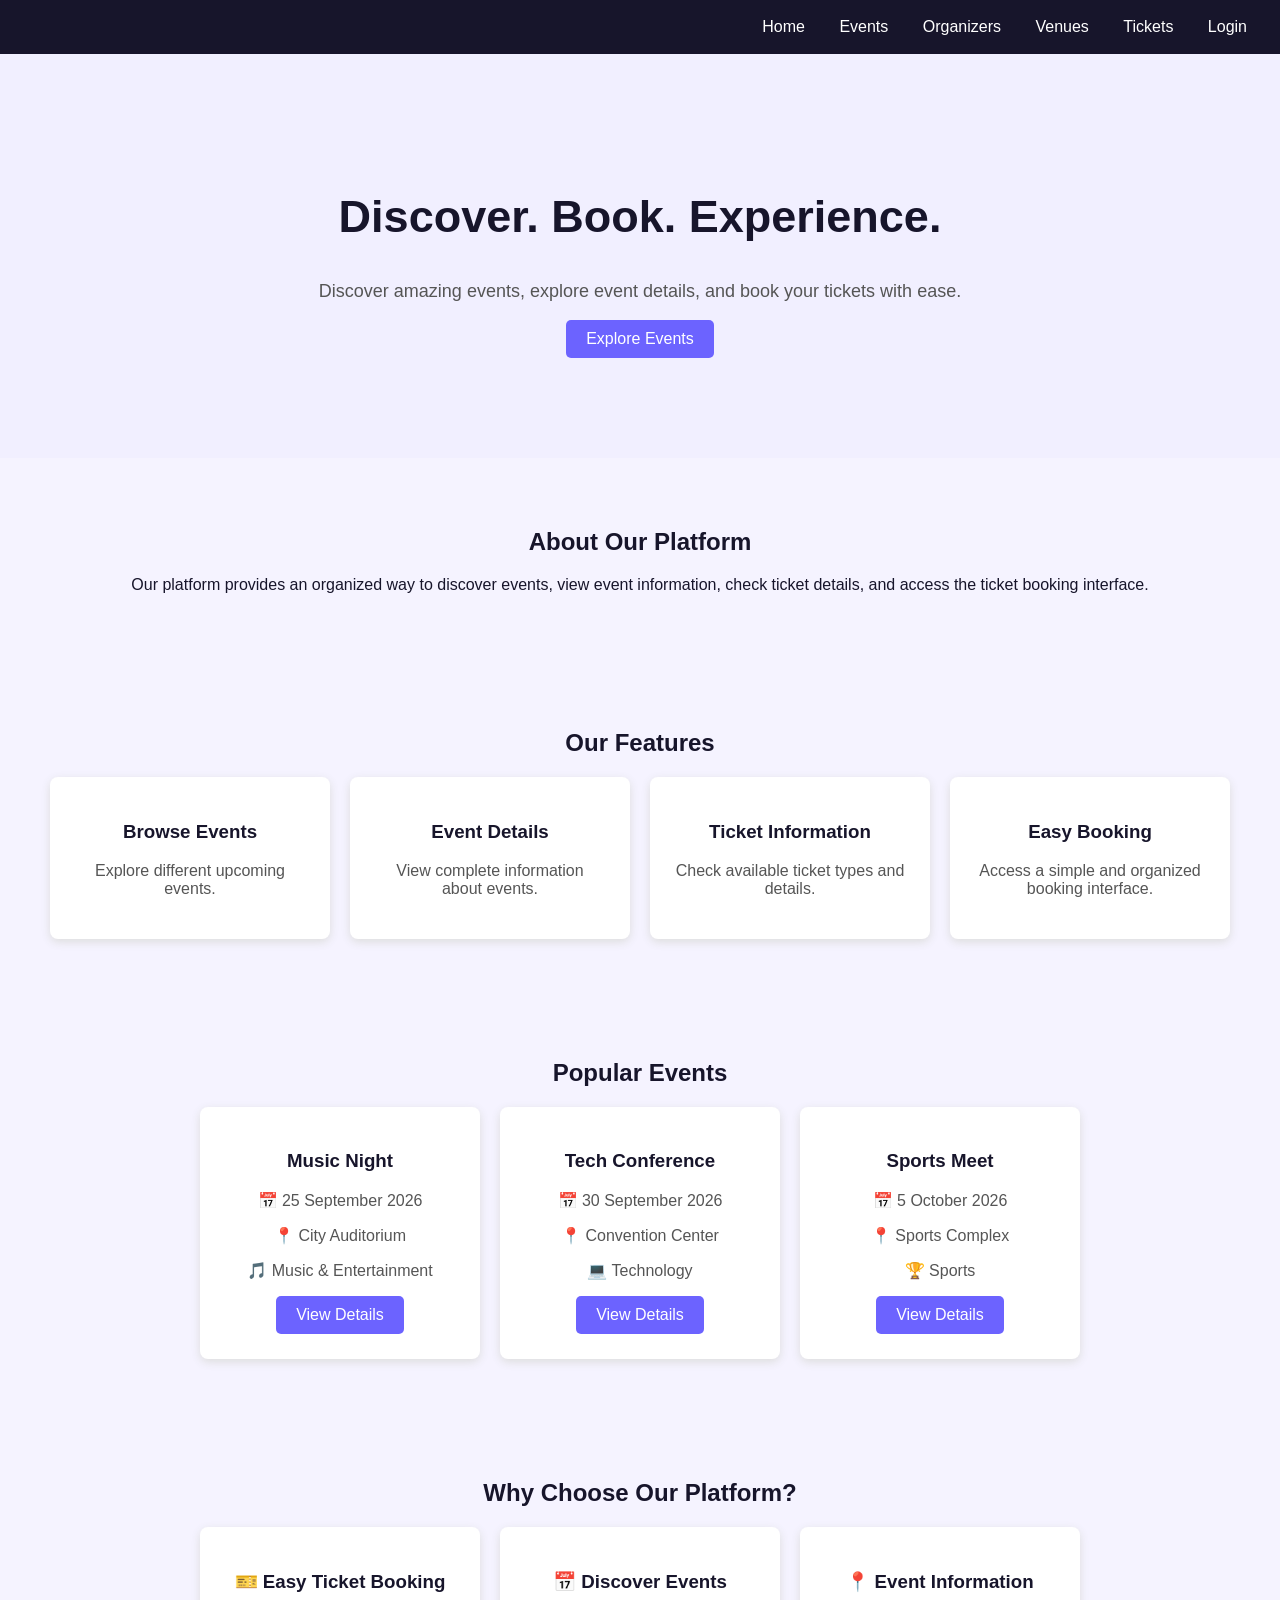
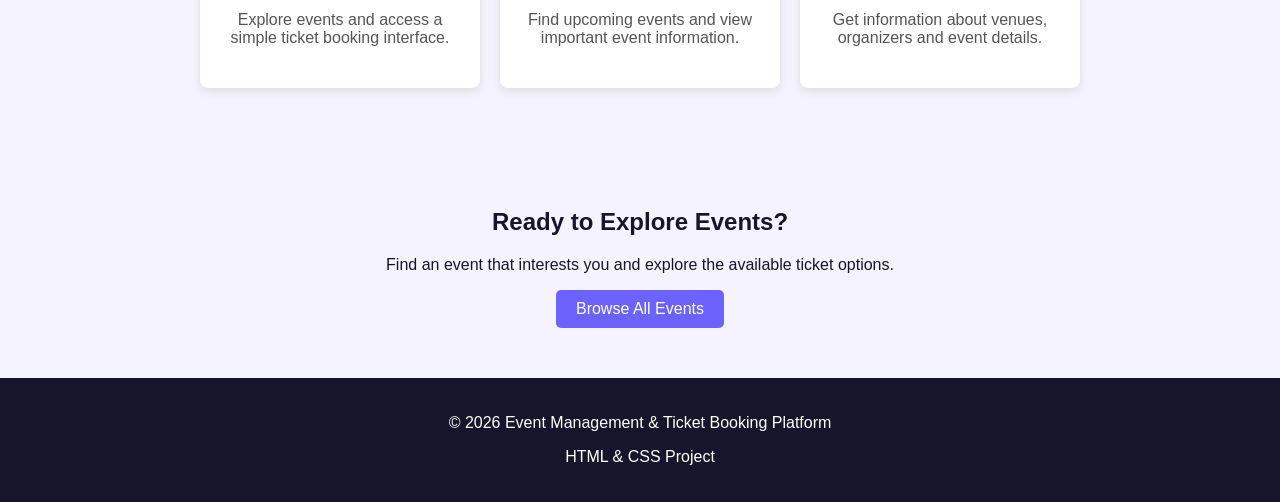
<file: index.html>
<!DOCTYPE html>
<html>
<head>
    <title>Event Management & Ticket Booking</title>

    <link rel="stylesheet" href="css/style.css">
</head>

<body>

    <!-- Navigation Bar -->
    <nav>
        <a href="index.html">Home</a>
        <a href="events.html">Events</a>
        <a href="organizers.html">Organizers</a>
        <a href="venues.html">Venues</a>
        <a href="tickets.html">Tickets</a>
        <a href="auth.html">Login</a>
    </nav>


    <!-- Hero Section -->
    <section class="hero">

        <div class="hero-content">

            <h1>Discover. Book. Experience.</h1>

            <p>
                Discover amazing events, explore event details,
                and book your tickets with ease.
            </p>

            <a href="events.html">Explore Events</a>

        </div>

    </section>


    <!-- About Section -->
    <section class="about">

        <h2>About Our Platform</h2>

        <p>
            Our platform provides an organized way to discover events,
            view event information, check ticket details, and access
            the ticket booking interface.
        </p>

    </section>


    <!-- Features Section -->
    <section class="features">

        <h2>Our Features</h2>

        <div class="feature-list">

            <div class="feature-box">
                <h3>Browse Events</h3>
                <p>Explore different upcoming events.</p>
            </div>

            <div class="feature-box">
                <h3>Event Details</h3>
                <p>View complete information about events.</p>
            </div>

            <div class="feature-box">
                <h3>Ticket Information</h3>
                <p>Check available ticket types and details.</p>
            </div>

            <div class="feature-box">
                <h3>Easy Booking</h3>
                <p>Access a simple and organized booking interface.</p>
            </div>

        </div>

    </section>


    <!-- Popular Events Section -->
    <section class="popular-events">

        <h2>Popular Events</h2>

        <div class="event-container">

            <div class="event-card">
                <h3>Music Night</h3>
                <p>📅 25 September 2026</p>
                <p>📍 City Auditorium</p>
                <p>🎵 Music & Entertainment</p>

                <a href="event-details.html">View Details</a>
            </div>


            <div class="event-card">
                <h3>Tech Conference</h3>
                <p>📅 30 September 2026</p>
                <p>📍 Convention Center</p>
                <p>💻 Technology</p>

                <a href="event-details.html">View Details</a>
            </div>


            <div class="event-card">
                <h3>Sports Meet</h3>
                <p>📅 5 October 2026</p>
                <p>📍 Sports Complex</p>
                <p>🏆 Sports</p>

                <a href="event-details.html">View Details</a>
            </div>

        </div>

    </section>


    <!-- Why Choose Us Section -->
    <section class="why-us">

        <h2>Why Choose Our Platform?</h2>

        <div class="why-container">

            <div class="why-card">
                <h3>🎫 Easy Ticket Booking</h3>

                <p>
                    Explore events and access a simple
                    ticket booking interface.
                </p>
            </div>


            <div class="why-card">
                <h3>📅 Discover Events</h3>

                <p>
                    Find upcoming events and view important
                    event information.
                </p>
            </div>


            <div class="why-card">
                <h3>📍 Event Information</h3>

                <p>
                    Get information about venues, organizers
                    and event details.
                </p>
            </div>

        </div>

    </section>


    <!-- Call To Action -->
    <section class="cta">

        <h2>Ready to Explore Events?</h2>

        <p>
            Find an event that interests you and explore
            the available ticket options.
        </p>

        <a href="events.html">Browse All Events</a>

    </section>


    <!-- Footer -->
    <footer>

        <p>
            © 2026 Event Management & Ticket Booking Platform
        </p>

        <p>
            HTML & CSS Project
        </p>

    </footer>

</body>
</html>
</file>
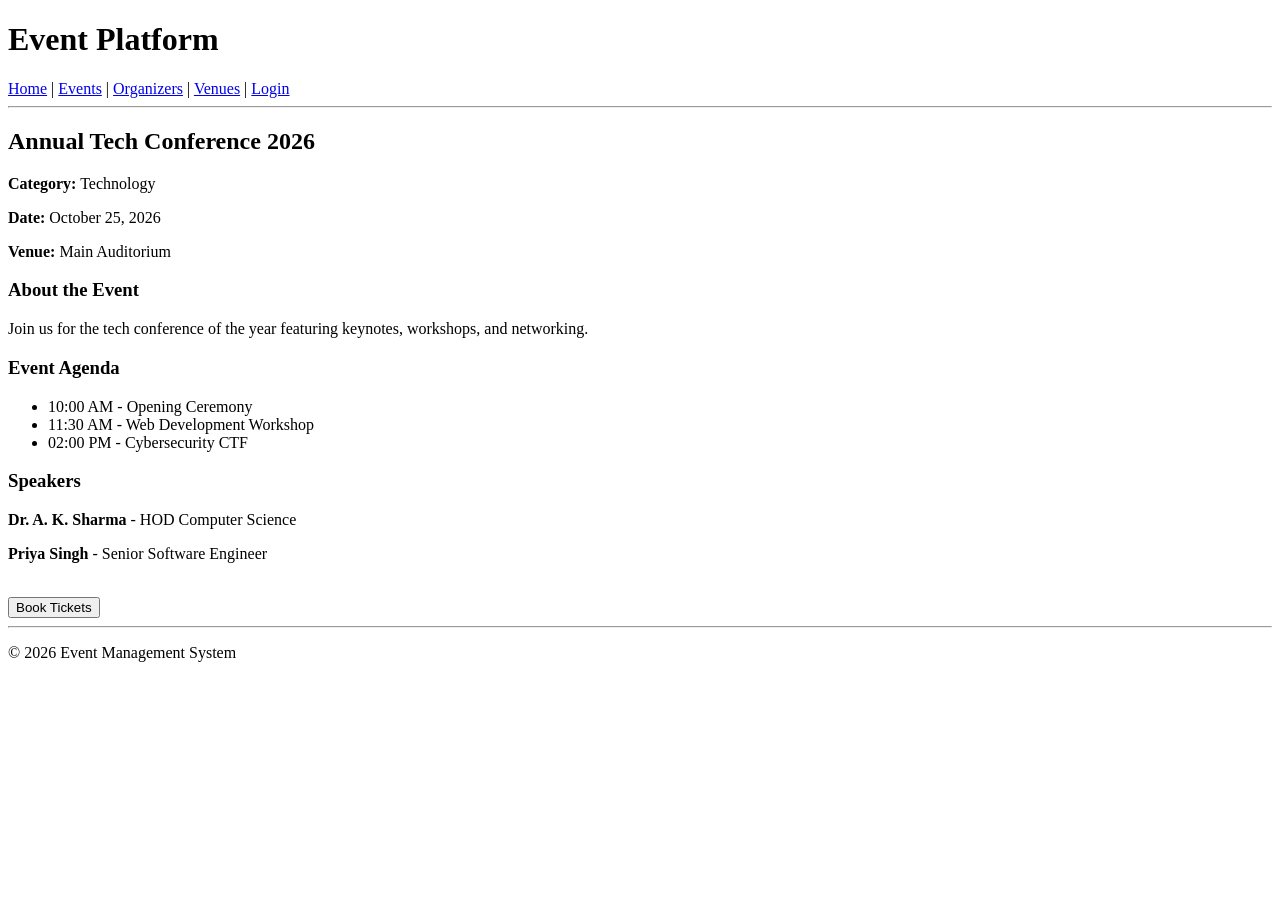
<file: event-details.html>
<!DOCTYPE html>
<html>
<head>
    <title>Event Details</title>
</head>
<body>

    <h1>Event Platform</h1>
    <a href="index.html">Home</a> |
    <a href="events.html">Events</a> |
    <a href="organizers.html">Organizers</a> |
    <a href="venues.html">Venues</a> |
    <a href="auth.html">Login</a>

    <hr>

    <h2>Annual Tech Conference 2026</h2>
    <p><b>Category:</b> Technology</p>
    <p><b>Date:</b> October 25, 2026</p>
    <p><b>Venue:</b> Main Auditorium</p>

    <h3>About the Event</h3>
    <p>Join us for the tech conference of the year featuring keynotes, workshops, and networking.</p>

    <h3>Event Agenda</h3>
    <ul>
        <li>10:00 AM - Opening Ceremony</li>
        <li>11:30 AM - Web Development Workshop</li>
        <li>02:00 PM - Cybersecurity CTF</li>
    </ul>

    <h3>Speakers</h3>
    <p><b>Dr. A. K. Sharma</b> - HOD Computer Science</p>
    <p><b>Priya Singh</b> - Senior Software Engineer</p>

    <br>
    <a href="tickets.html">
        <button>Book Tickets</button>
    </a>

    <hr>
    <p>&copy; 2026 Event Management System</p>

</body>
</html>
</file>
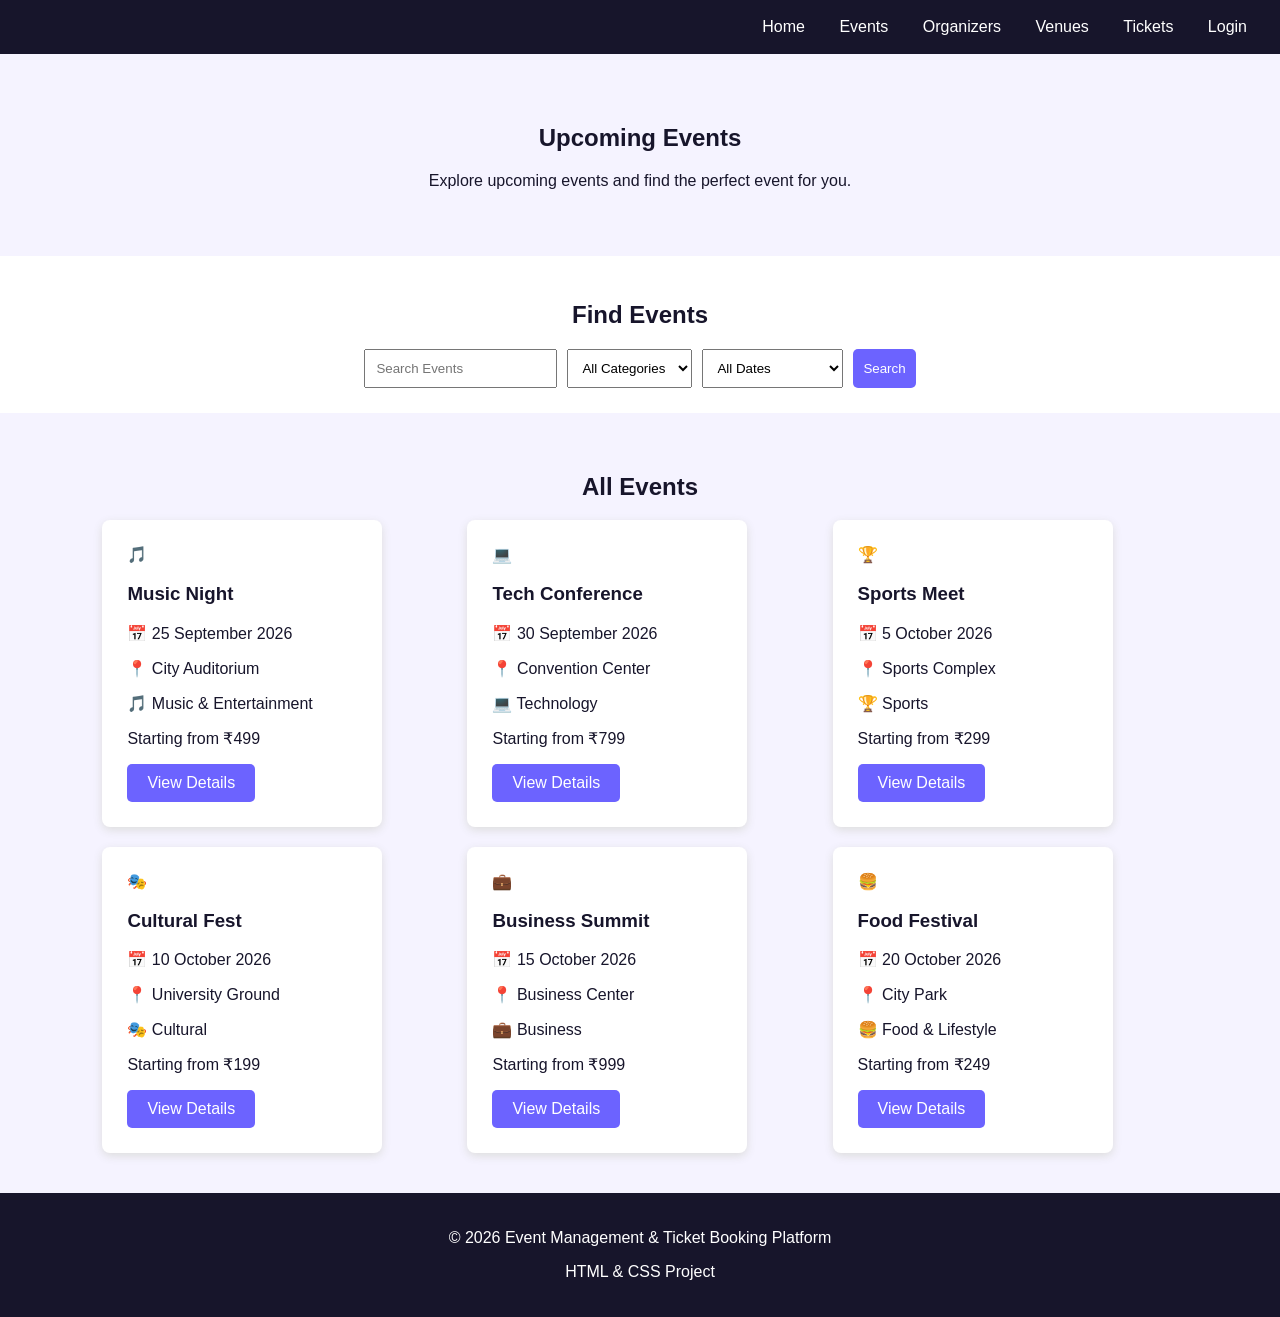
<file: events.html>
<!DOCTYPE html>
<html>
<head>
    <title>Upcoming Events</title>

    <link rel="stylesheet" href="css/style.css">
</head>

<body>

    <!-- Navigation Bar -->
    <nav>
        <a href="index.html">Home</a>
        <a href="events.html">Events</a>
        <a href="organizers.html">Organizers</a>
        <a href="venues.html">Venues</a>
        <a href="tickets.html">Tickets</a>
        <a href="auth.html">Login</a>
    </nav>


    <!-- Events Header -->
    <section class="events-header">

        <h1>Upcoming Events</h1>

        <p>
            Explore upcoming events and find the perfect
            event for you.
        </p>

    </section>


    <!-- Search and Filter Section -->
    <section class="event-filter">

        <h2>Find Events</h2>

        <div class="filter-container">

            <input
                type="text"
                placeholder="Search Events"
            >

            <select>
                <option>All Categories</option>
                <option>Music</option>
                <option>Technology</option>
                <option>Sports</option>
                <option>Cultural</option>
                <option>Business</option>
                <option>Food</option>
            </select>

            <select>
                <option>All Dates</option>
                <option>September 2026</option>
                <option>October 2026</option>
            </select>

            <button>Search</button>

        </div>

    </section>


    <!-- Event Listing -->
    <section class="events-list">

        <h2>All Events</h2>

        <div class="events-grid">


            <!-- Event 1 -->
            <div class="listing-card">

                <div class="event-icon">🎵</div>

                <h3>Music Night</h3>

                <p>📅 25 September 2026</p>

                <p>📍 City Auditorium</p>

                <p>🎵 Music & Entertainment</p>

                <p class="event-price">
                    Starting from ₹499
                </p>

                <a href="event-details.html">
                    View Details
                </a>

            </div>


            <!-- Event 2 -->
            <div class="listing-card">

                <div class="event-icon">💻</div>

                <h3>Tech Conference</h3>

                <p>📅 30 September 2026</p>

                <p>📍 Convention Center</p>

                <p>💻 Technology</p>

                <p class="event-price">
                    Starting from ₹799
                </p>

                <a href="event-details.html">
                    View Details
                </a>

            </div>


            <!-- Event 3 -->
            <div class="listing-card">

                <div class="event-icon">🏆</div>

                <h3>Sports Meet</h3>

                <p>📅 5 October 2026</p>

                <p>📍 Sports Complex</p>

                <p>🏆 Sports</p>

                <p class="event-price">
                    Starting from ₹299
                </p>

                <a href="event-details.html">
                    View Details
                </a>

            </div>


            <!-- Event 4 -->
            <div class="listing-card">

                <div class="event-icon">🎭</div>

                <h3>Cultural Fest</h3>

                <p>📅 10 October 2026</p>

                <p>📍 University Ground</p>

                <p>🎭 Cultural</p>

                <p class="event-price">
                    Starting from ₹199
                </p>

                <a href="event-details.html">
                    View Details
                </a>

            </div>


            <!-- Event 5 -->
            <div class="listing-card">

                <div class="event-icon">💼</div>

                <h3>Business Summit</h3>

                <p>📅 15 October 2026</p>

                <p>📍 Business Center</p>

                <p>💼 Business</p>

                <p class="event-price">
                    Starting from ₹999
                </p>

                <a href="event-details.html">
                    View Details
                </a>

            </div>


            <!-- Event 6 -->
            <div class="listing-card">

                <div class="event-icon">🍔</div>

                <h3>Food Festival</h3>

                <p>📅 20 October 2026</p>

                <p>📍 City Park</p>

                <p>🍔 Food & Lifestyle</p>

                <p class="event-price">
                    Starting from ₹249
                </p>

                <a href="event-details.html">
                    View Details
                </a>

            </div>


        </div>

    </section>


    <!-- Footer -->
    <footer>

        <p>
            © 2026 Event Management & Ticket Booking Platform
        </p>

        <p>
            HTML & CSS Project
        </p>

    </footer>

</body>
</html>
</file>
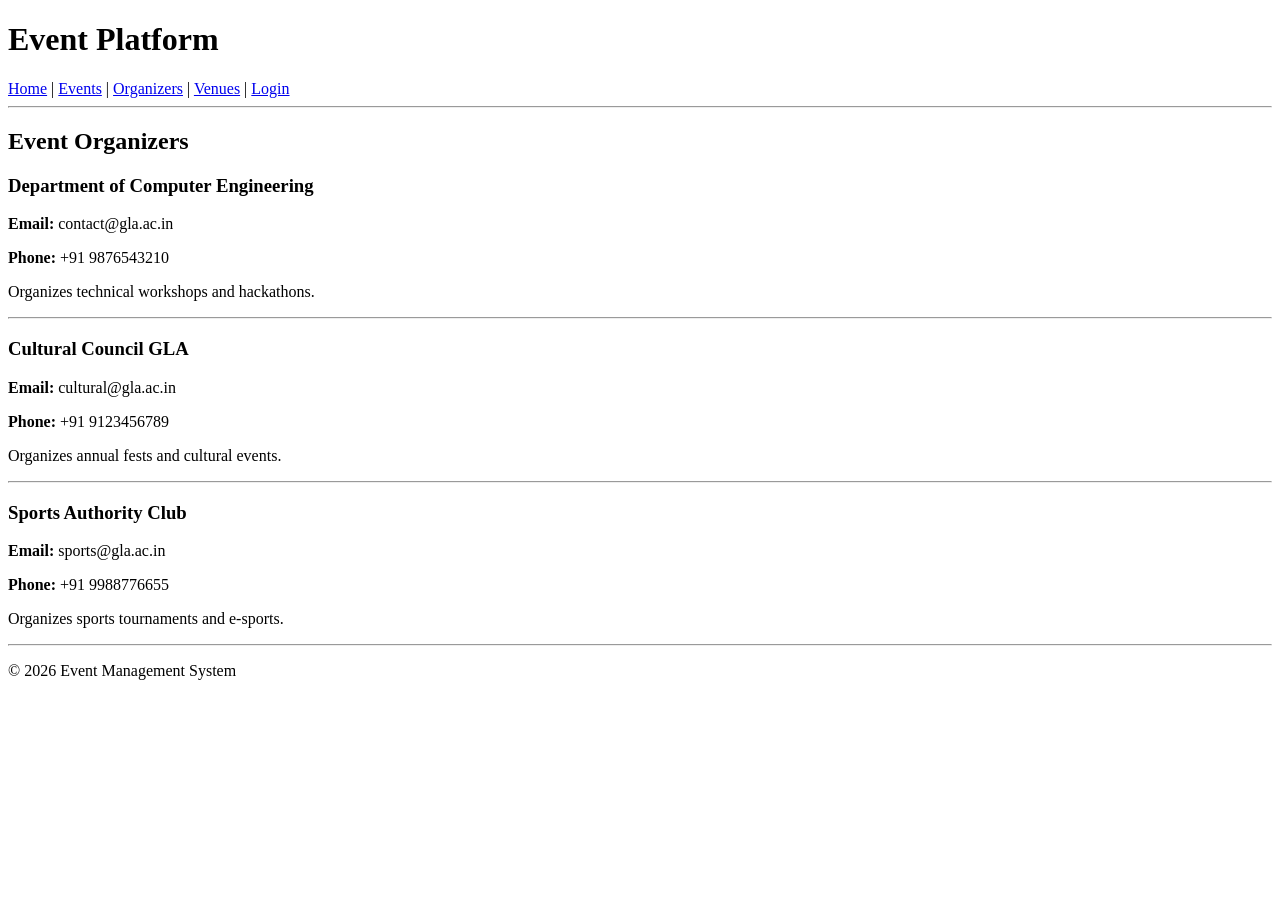
<file: organizers.html>
<!DOCTYPE html>
<html>
<head>
    <title>Organizers</title>
</head>
<body>

    <h1>Event Platform</h1>
    <a href="index.html">Home</a> |
    <a href="events.html">Events</a> |
    <a href="organizers.html">Organizers</a> |
    <a href="venues.html">Venues</a> |
    <a href="auth.html">Login</a>

    <hr>

    <h2>Event Organizers</h2>

    <h3>Department of Computer Engineering</h3>
    <p><b>Email:</b> contact@gla.ac.in</p>
    <p><b>Phone:</b> +91 9876543210</p>
    <p>Organizes technical workshops and hackathons.</p>

    <hr>

    <h3>Cultural Council GLA</h3>
    <p><b>Email:</b> cultural@gla.ac.in</p>
    <p><b>Phone:</b> +91 9123456789</p>
    <p>Organizes annual fests and cultural events.</p>

    <hr>

    <h3>Sports Authority Club</h3>
    <p><b>Email:</b> sports@gla.ac.in</p>
    <p><b>Phone:</b> +91 9988776655</p>
    <p>Organizes sports tournaments and e-sports.</p>

    <hr>
    <p>&copy; 2026 Event Management System</p>

</body>
</html>
</file>
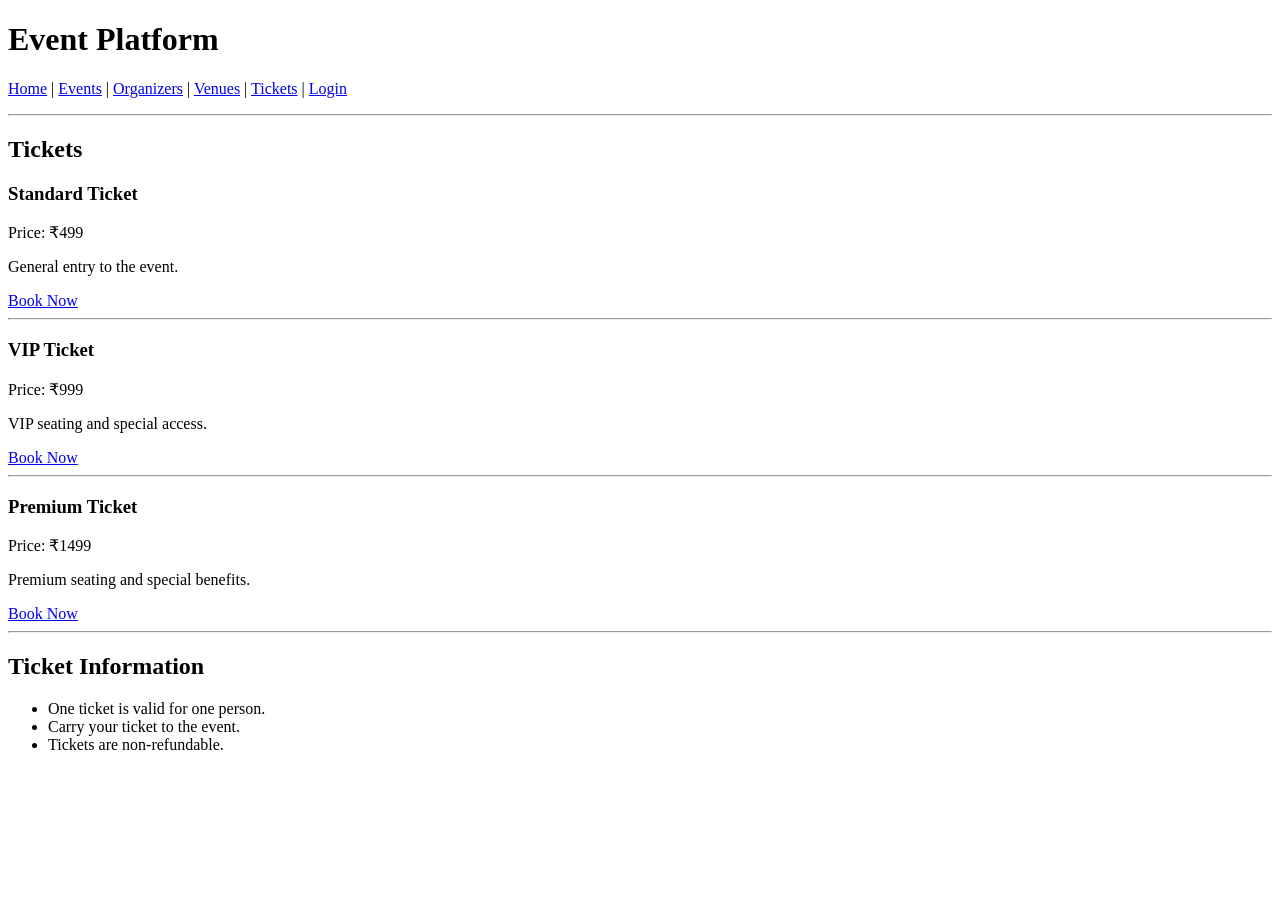
<file: tickets.html>
<!DOCTYPE html>
<html>
<head>
    <title>Tickets</title>
</head>

<body>

<h1>Event Platform</h1>

<p>
    <a href="index.html">Home</a> |
    <a href="events.html">Events</a> |
    <a href="organizers.html">Organizers</a> |
    <a href="venues.html">Venues</a> |
    <a href="ticket.html">Tickets</a> |
    <a href="login.html">Login</a>
</p>

<hr>

<h2>Tickets</h2>

<h3>Standard Ticket</h3>
<p>Price: ₹499</p>
<p>General entry to the event.</p>
<a href="booking.html">Book Now</a>

<hr>

<h3>VIP Ticket</h3>
<p>Price: ₹999</p>
<p>VIP seating and special access.</p>
<a href="booking.html">Book Now</a>

<hr>

<h3>Premium Ticket</h3>
<p>Price: ₹1499</p>
<p>Premium seating and special benefits.</p>
<a href="booking.html">Book Now</a>

<hr>

<h2>Ticket Information</h2>

<ul>
    <li>One ticket is valid for one person.</li>
    <li>Carry your ticket to the event.</li>
    <li>Tickets are non-refundable.</li>
</ul>


</body>
</html>
</file>
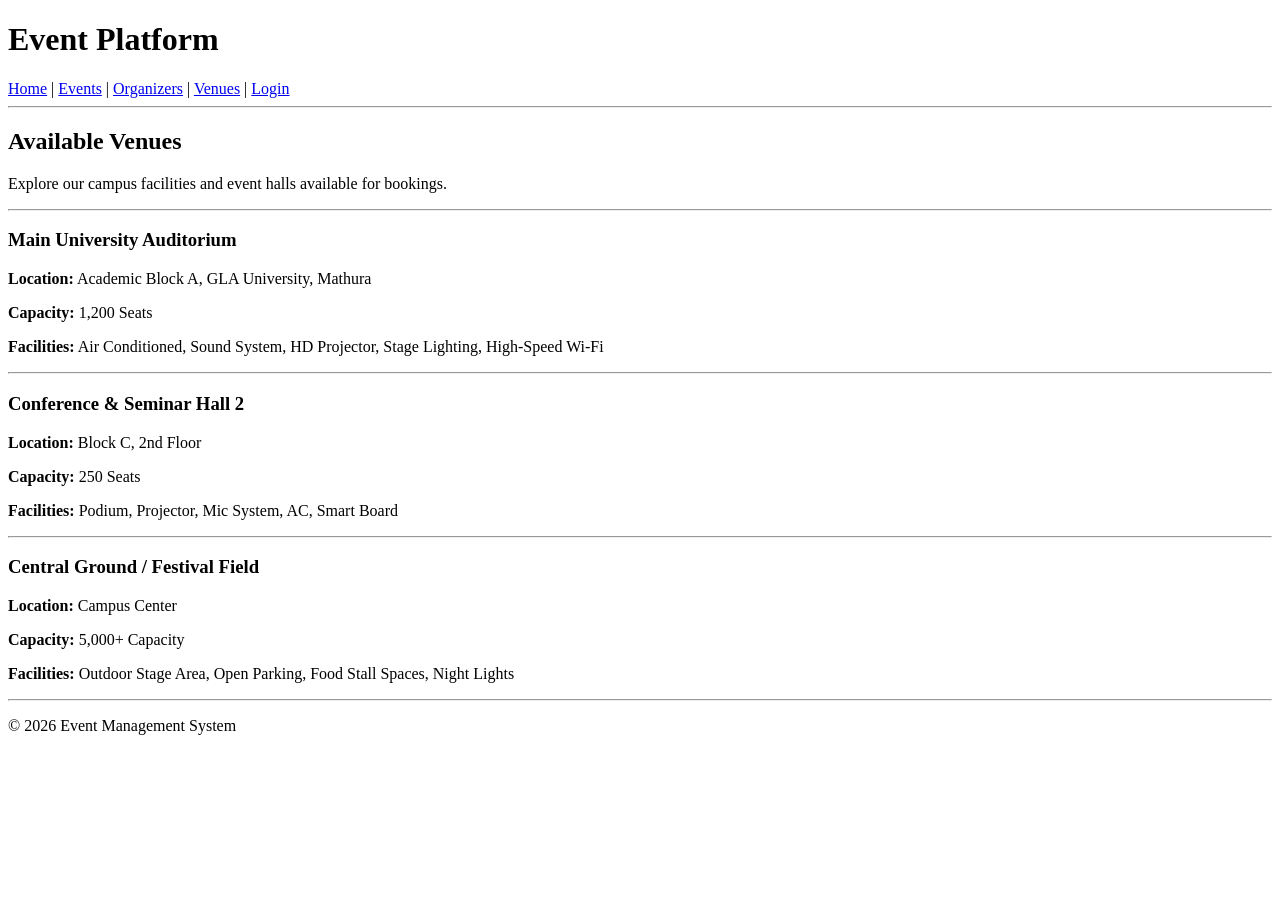
<file: venues.html>
<!DOCTYPE html>
<html>
<head>
    <title>Venues</title>
</head>
<body>

    <h1>Event Platform</h1>
    <a href="index.html">Home</a> |
    <a href="events.html">Events</a> |
    <a href="organizers.html">Organizers</a> |
    <a href="venues.html">Venues</a> |
    <a href="auth.html">Login</a>

    <hr>

    <h2>Available Venues</h2>

    <p>Explore our campus facilities and event halls available for bookings.</p>

    <hr>

    <h3>Main University Auditorium</h3>
    <p><b>Location:</b> Academic Block A, GLA University, Mathura</p>
    <p><b>Capacity:</b> 1,200 Seats</p>
    <p><b>Facilities:</b> Air Conditioned, Sound System, HD Projector, Stage Lighting, High-Speed Wi-Fi</p>

    <hr>

    <h3>Conference & Seminar Hall 2</h3>
    <p><b>Location:</b> Block C, 2nd Floor</p>
    <p><b>Capacity:</b> 250 Seats</p>
    <p><b>Facilities:</b> Podium, Projector, Mic System, AC, Smart Board</p>

    <hr>

    <h3>Central Ground / Festival Field</h3>
    <p><b>Location:</b> Campus Center</p>
    <p><b>Capacity:</b> 5,000+ Capacity</p>
    <p><b>Facilities:</b> Outdoor Stage Area, Open Parking, Food Stall Spaces, Night Lights</p>

    <hr>
    <p>&copy; 2026 Event Management System</p>

</body>
</html>
</file>
<file: css/style.css>
* {
    box-sizing: border-box;
}

body {
    margin: 0;
    font-family: Arial, sans-serif;
    background: #f5f3ff;
    color: #17152b;
}

/* Navbar */

nav {
    background: #17152b;
    padding: 18px;
    text-align: right;
}

nav a {
    color: white;
    text-decoration: none;
    margin: 0 15px;
}

nav a:hover {
    color: #8b7cff;
}

/* Home */

.hero {
    text-align: center;
    padding: 100px 20px;
    background: #f1efff;
}

.hero h1 {
    font-size: 45px;
}

.hero p {
    font-size: 18px;
    color: #555;
}

.hero a,
.event-card a,
.listing-card a,
.cta a {
    display: inline-block;
    background: #6c63ff;
    color: white;
    padding: 10px 20px;
    text-decoration: none;
    border-radius: 5px;
}

.about,
.features,
.popular-events,
.why-us,
.cta {
    text-align: center;
    padding: 50px 20px;
}

.feature-list,
.event-container,
.why-container {
    display: flex;
    justify-content: center;
    gap: 20px;
    flex-wrap: wrap;
}

.feature-box,
.event-card,
.why-card,
.listing-card {
    background: white;
    padding: 25px;
    width: 280px;
    border-radius: 8px;
    box-shadow: 0 3px 10px #ddd;
}

.feature-box p,
.event-card p,
.why-card p {
    color: #555;
}

/* Events */

.events-header {
    text-align: center;
    padding: 50px 20px;
}

.event-filter {
    text-align: center;
    padding: 25px;
    background: white;
}

.filter-container {
    display: flex;
    justify-content: center;
    gap: 10px;
    flex-wrap: wrap;
}

.filter-container input,
.filter-container select,
.filter-container button {
    padding: 10px;
}

.filter-container button {
    background: #6c63ff;
    color: white;
    border: 0;
    border-radius: 5px;
}

.events-list {
    padding: 40px 8%;
}

.events-list h2 {
    text-align: center;
}

.events-grid {
    display: grid;
    grid-template-columns: repeat(3, 1fr);
    gap: 20px;
}

/* Team Member Pages */

body > h1 {
    background: #17152b;
    color: white;
    padding: 25px;
    margin: 0;
}

body > a {
    display: inline-block;
    margin: 15px 5px 15px 20px;
    color: #6c63ff;
    text-decoration: none;
}

body > h2 {
    text-align: center;
    margin: 35px 20px 20px;
}

body > h3 {
    color: #6c63ff;
    margin: 25px 30px 10px;
}

body > p,
body > ul {
    margin: 10px 30px;
    line-height: 1.6;
}

body > hr {
    border: 0;
    border-top: 1px solid #ddd;
    margin: 25px 30px;
}

body button {
    background: #6c63ff;
    color: white;
    border: 0;
    padding: 10px 20px;
    border-radius: 5px;
}

/* Footer */

footer {
    background: #17152b;
    color: white;
    text-align: center;
    padding: 20px;
}

/* Mobile */

@media (max-width: 768px) {

    nav {
        text-align: center;
    }

    nav a {
        display: inline-block;
        margin: 8px;
    }

    .events-grid {
        grid-template-columns: 1fr;
    }

    .hero h1 {
        font-size: 35px;
    }
}

/* Login & Signup */

.auth-container {
    display: flex;
    justify-content: center;
    gap: 30px;
    padding: 60px 20px;
    flex-wrap: wrap;
}

.auth-card {
    background: white;
    width: 350px;
    padding: 30px;
    border-radius: 10px;
    box-shadow: 0 3px 10px #ddd;
}

.auth-card h2 {
    text-align: center;
    margin-bottom: 25px;
}

.auth-card label {
    display: block;
    margin: 12px 0 5px;
}

.auth-card input,
.auth-card select {
    width: 100%;
    padding: 10px;
    border: 1px solid #ccc;
    border-radius: 5px;
}

.auth-card button {
    width: 100%;
    margin-top: 20px;
    background: #6c63ff;
    color: white;
    border: none;
    padding: 11px;
    border-radius: 5px;
}
</file>
